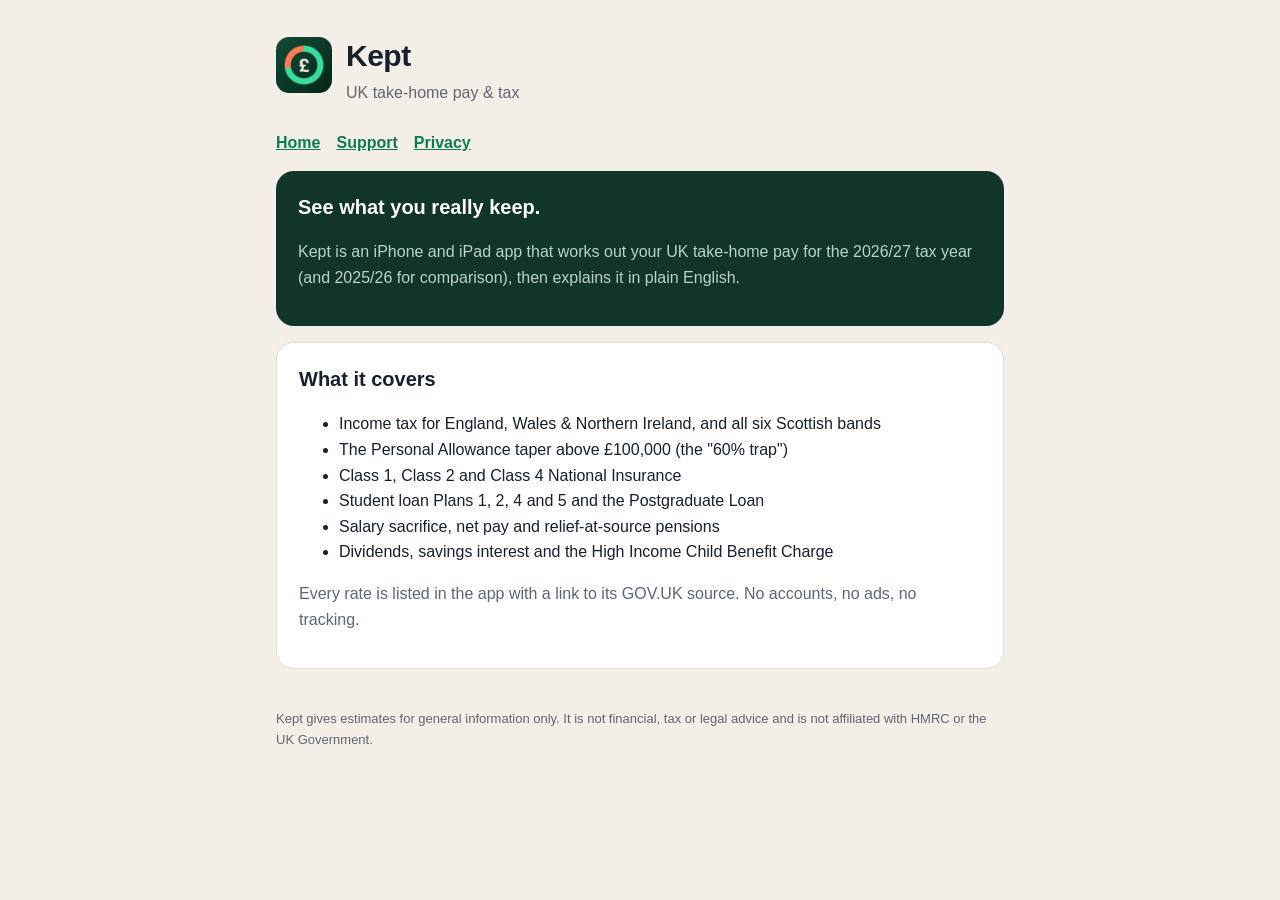
<file: index.html>
<!doctype html><html lang="en-GB"><head><meta charset="utf-8"><meta name="viewport" content="width=device-width, initial-scale=1"><link rel="icon" href="favicon.png"><link rel="stylesheet" href="style.css"><title>Kept: UK take-home pay</title><meta name="description" content="Kept works out your UK take-home pay for 2026/27: income tax (including Scotland), National Insurance, student loans, pensions, dividends and the Child Benefit charge."></head><body><main><header><a href="./"><img src="icon.png" alt="Kept app icon"></a><div><h1>Kept</h1><div class="muted">UK take-home pay &amp; tax</div></div></header><nav><a href="./">Home</a><a href="support.html">Support</a><a href="privacy.html">Privacy</a></nav>
<div class="card hero"><h2 style="margin-top:0">See what you really keep.</h2><p>Kept is an iPhone and iPad app that works out your UK take-home pay for the 2026/27 tax year (and 2025/26 for comparison), then explains it in plain English.</p></div>
<div class="card"><h2 style="margin-top:0">What it covers</h2><ul>
<li>Income tax for England, Wales &amp; Northern Ireland, and all six Scottish bands</li>
<li>The Personal Allowance taper above £100,000 (the "60% trap")</li>
<li>Class 1, Class 2 and Class 4 National Insurance</li>
<li>Student loan Plans 1, 2, 4 and 5 and the Postgraduate Loan</li>
<li>Salary sacrifice, net pay and relief-at-source pensions</li>
<li>Dividends, savings interest and the High Income Child Benefit Charge</li>
</ul><p class="muted">Every rate is listed in the app with a link to its GOV.UK source. No accounts, no ads, no tracking.</p></div>
<footer>Kept gives estimates for general information only. It is not financial, tax or legal advice and is not affiliated with HMRC or the UK Government.</footer></main></body></html>
</file>
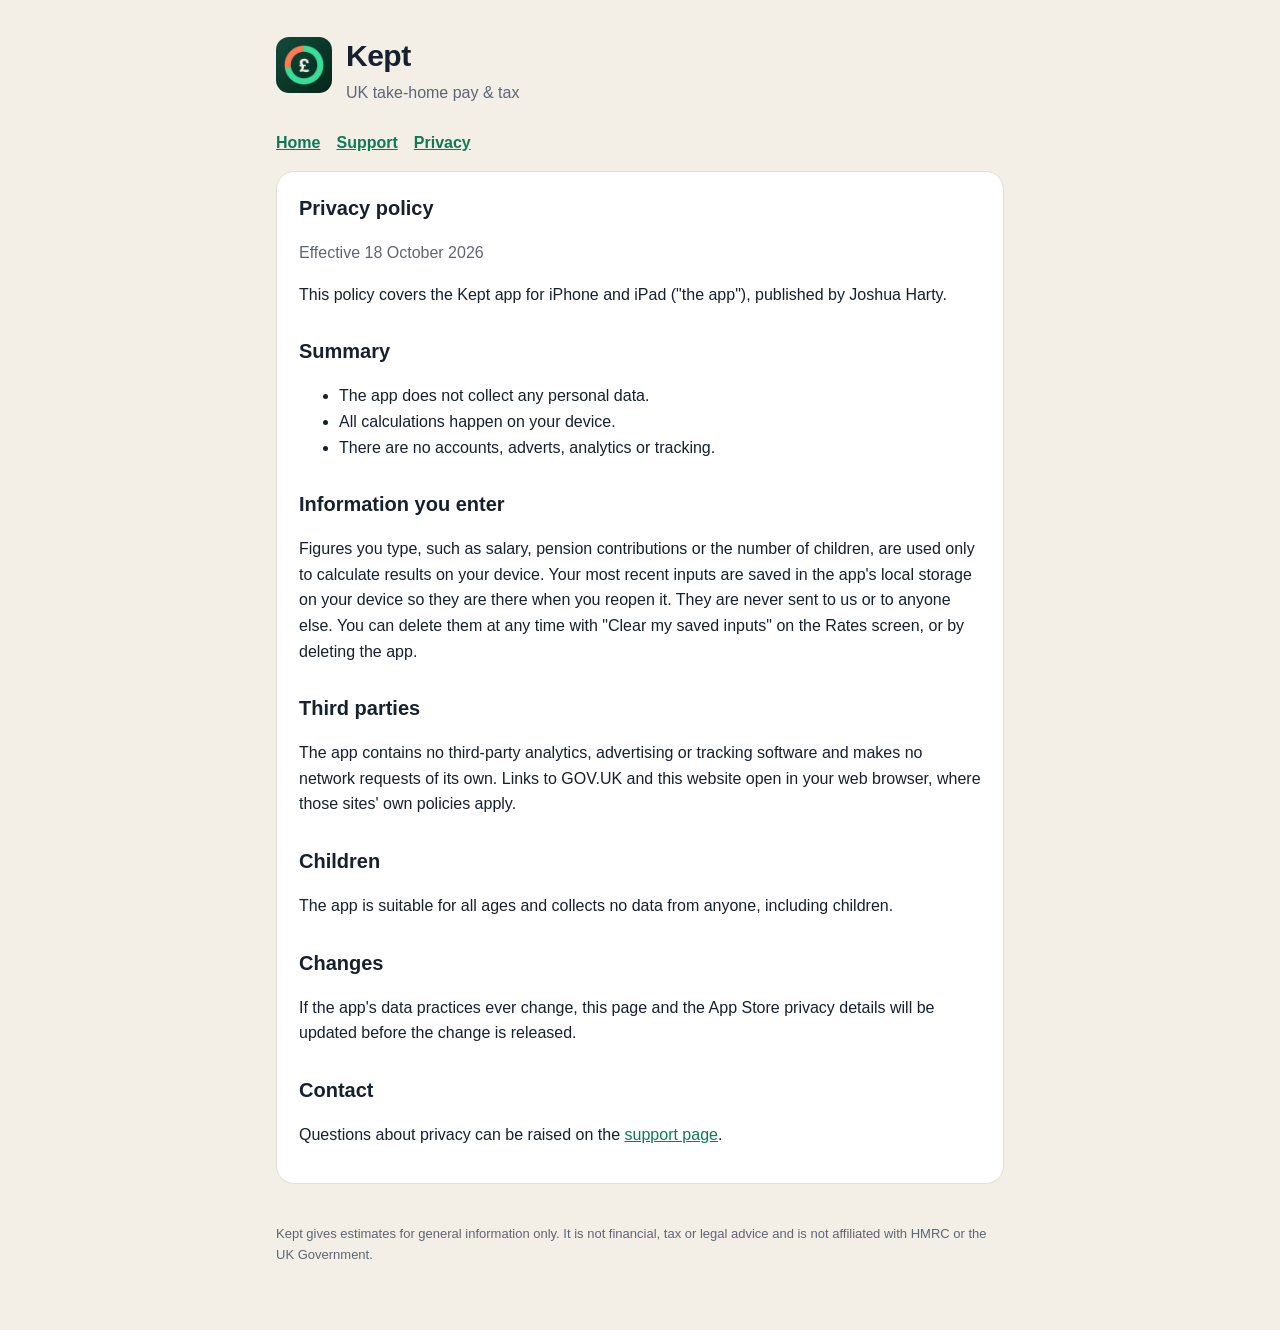
<file: privacy.html>
<!doctype html><html lang="en-GB"><head><meta charset="utf-8"><meta name="viewport" content="width=device-width, initial-scale=1"><link rel="icon" href="favicon.png"><link rel="stylesheet" href="style.css"><title>Kept privacy policy</title></head><body><main><header><a href="./"><img src="icon.png" alt="Kept app icon"></a><div><h1>Kept</h1><div class="muted">UK take-home pay &amp; tax</div></div></header><nav><a href="./">Home</a><a href="support.html">Support</a><a href="privacy.html">Privacy</a></nav>
<div class="card"><h2 style="margin-top:0">Privacy policy</h2><p class="muted">Effective 18 October 2026</p>
<p>This policy covers the Kept app for iPhone and iPad ("the app"), published by Joshua Harty.</p>
<h2>Summary</h2><ul><li>The app does not collect any personal data.</li><li>All calculations happen on your device.</li><li>There are no accounts, adverts, analytics or tracking.</li></ul>
<h2>Information you enter</h2><p>Figures you type, such as salary, pension contributions or the number of children, are used only to calculate results on your device. Your most recent inputs are saved in the app's local storage on your device so they are there when you reopen it. They are never sent to us or to anyone else. You can delete them at any time with "Clear my saved inputs" on the Rates screen, or by deleting the app.</p>
<h2>Third parties</h2><p>The app contains no third-party analytics, advertising or tracking software and makes no network requests of its own. Links to GOV.UK and this website open in your web browser, where those sites' own policies apply.</p>
<h2>Children</h2><p>The app is suitable for all ages and collects no data from anyone, including children.</p>
<h2>Changes</h2><p>If the app's data practices ever change, this page and the App Store privacy details will be updated before the change is released.</p>
<h2>Contact</h2><p>Questions about privacy can be raised on the <a href="support.html">support page</a>.</p></div>
<footer>Kept gives estimates for general information only. It is not financial, tax or legal advice and is not affiliated with HMRC or the UK Government.</footer></main></body></html>
</file>
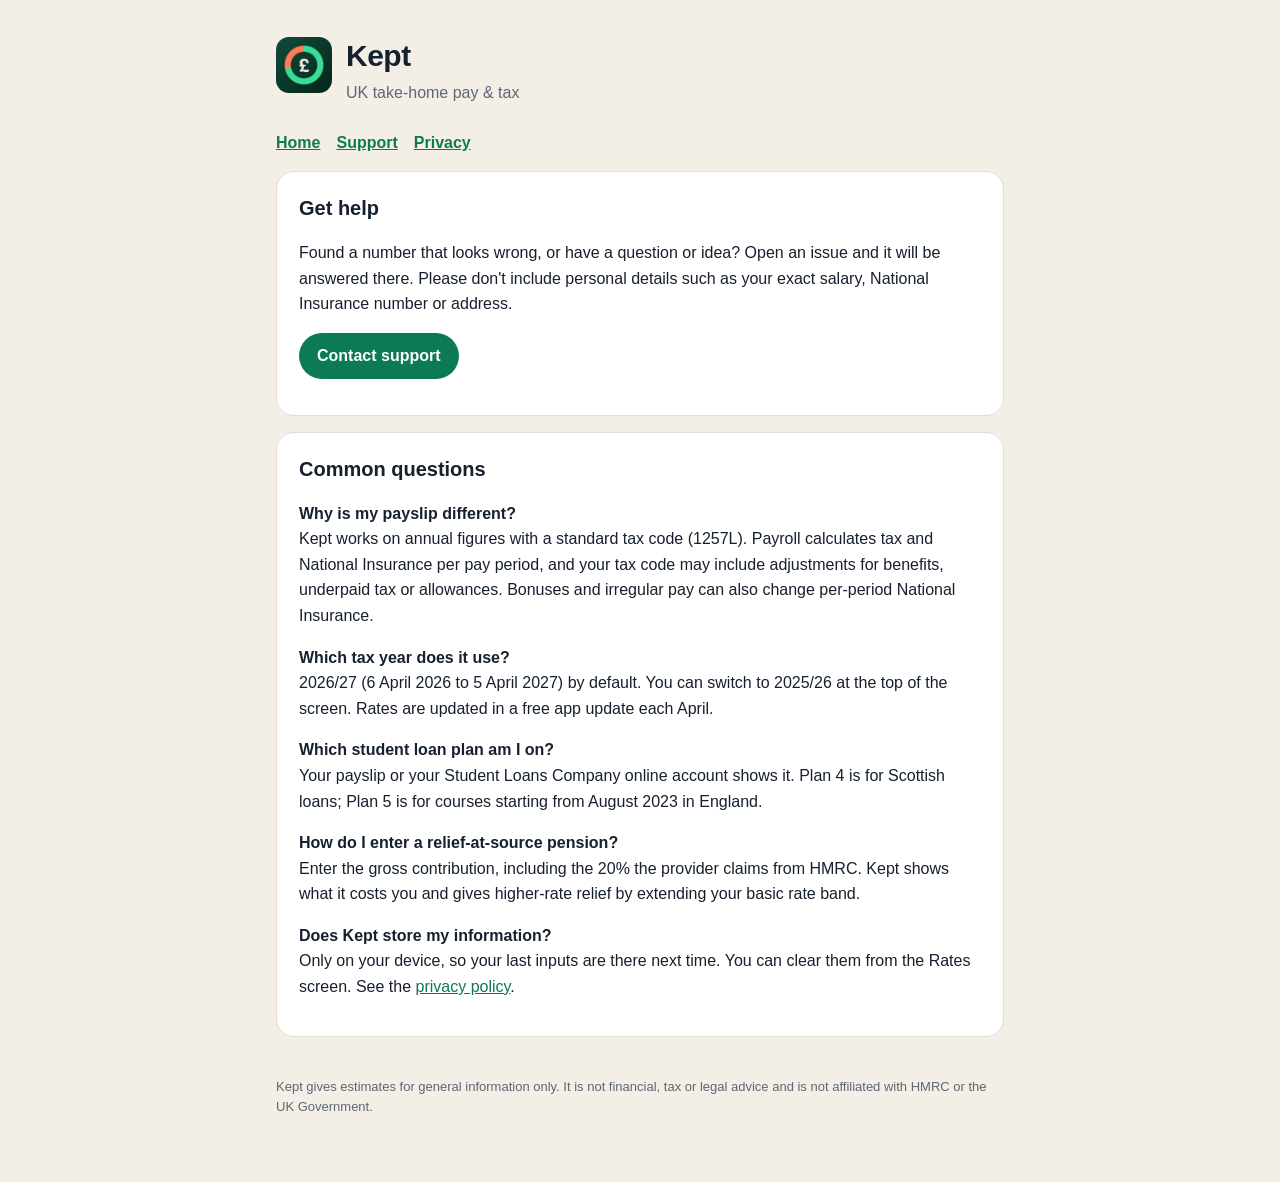
<file: support.html>
<!doctype html><html lang="en-GB"><head><meta charset="utf-8"><meta name="viewport" content="width=device-width, initial-scale=1"><link rel="icon" href="favicon.png"><link rel="stylesheet" href="style.css"><title>Kept support</title></head><body><main><header><a href="./"><img src="icon.png" alt="Kept app icon"></a><div><h1>Kept</h1><div class="muted">UK take-home pay &amp; tax</div></div></header><nav><a href="./">Home</a><a href="support.html">Support</a><a href="privacy.html">Privacy</a></nav>
<div class="card"><h2 style="margin-top:0">Get help</h2><p>Found a number that looks wrong, or have a question or idea? Open an issue and it will be answered there. Please don't include personal details such as your exact salary, National Insurance number or address.</p>
<p><a class="btn" href="https://github.com/slimboi34/uk-tax-calculator-site/issues/new">Contact support</a></p></div>
<div class="card"><h2 style="margin-top:0">Common questions</h2>
<p><strong>Why is my payslip different?</strong><br>Kept works on annual figures with a standard tax code (1257L). Payroll calculates tax and National Insurance per pay period, and your tax code may include adjustments for benefits, underpaid tax or allowances. Bonuses and irregular pay can also change per-period National Insurance.</p>
<p><strong>Which tax year does it use?</strong><br>2026/27 (6 April 2026 to 5 April 2027) by default. You can switch to 2025/26 at the top of the screen. Rates are updated in a free app update each April.</p>
<p><strong>Which student loan plan am I on?</strong><br>Your payslip or your Student Loans Company online account shows it. Plan 4 is for Scottish loans; Plan 5 is for courses starting from August 2023 in England.</p>
<p><strong>How do I enter a relief-at-source pension?</strong><br>Enter the gross contribution, including the 20% the provider claims from HMRC. Kept shows what it costs you and gives higher-rate relief by extending your basic rate band.</p>
<p><strong>Does Kept store my information?</strong><br>Only on your device, so your last inputs are there next time. You can clear them from the Rates screen. See the <a href="privacy.html">privacy policy</a>.</p></div>
<footer>Kept gives estimates for general information only. It is not financial, tax or legal advice and is not affiliated with HMRC or the UK Government.</footer></main></body></html>
</file>
<file: style.css>
:root{--bg:#F3EFE6;--card:#fff;--ink:#16202E;--muted:#5E6675;--line:#E4DED2;--accent:#0B7A55;--hero:#12352A}
@media (prefers-color-scheme:dark){:root{--bg:#0E1218;--card:#181E27;--ink:#EEF1F5;--muted:#9AA3B1;--line:#2A3340;--accent:#3DDC97;--hero:#103026}}
*{box-sizing:border-box}
body{margin:0;background:var(--bg);color:var(--ink);font:16px/1.6 -apple-system,BlinkMacSystemFont,"Segoe UI",Roboto,Helvetica,Arial,sans-serif}
main{max-width:760px;margin:0 auto;padding:32px 16px 64px}
header{display:flex;align-items:center;gap:14px;margin-bottom:24px}
header img{width:56px;height:56px;border-radius:13px}
header a{color:inherit;text-decoration:none}
h1{font-size:30px;letter-spacing:-.5px;margin:0}
h2{font-size:20px;margin:28px 0 8px}
.card{background:var(--card);border:1px solid var(--line);border-radius:18px;padding:20px 22px;margin:16px 0}
.hero{background:var(--hero);color:#fff;border:0}
.hero p{color:#B9D3C8}
.muted{color:var(--muted)}
a{color:var(--accent)}
.btn{display:inline-block;background:var(--accent);color:#fff;padding:10px 18px;border-radius:999px;text-decoration:none;font-weight:600}
nav a{margin-right:16px;font-weight:600}
footer{margin-top:40px;font-size:13px;color:var(--muted)}
</file>
